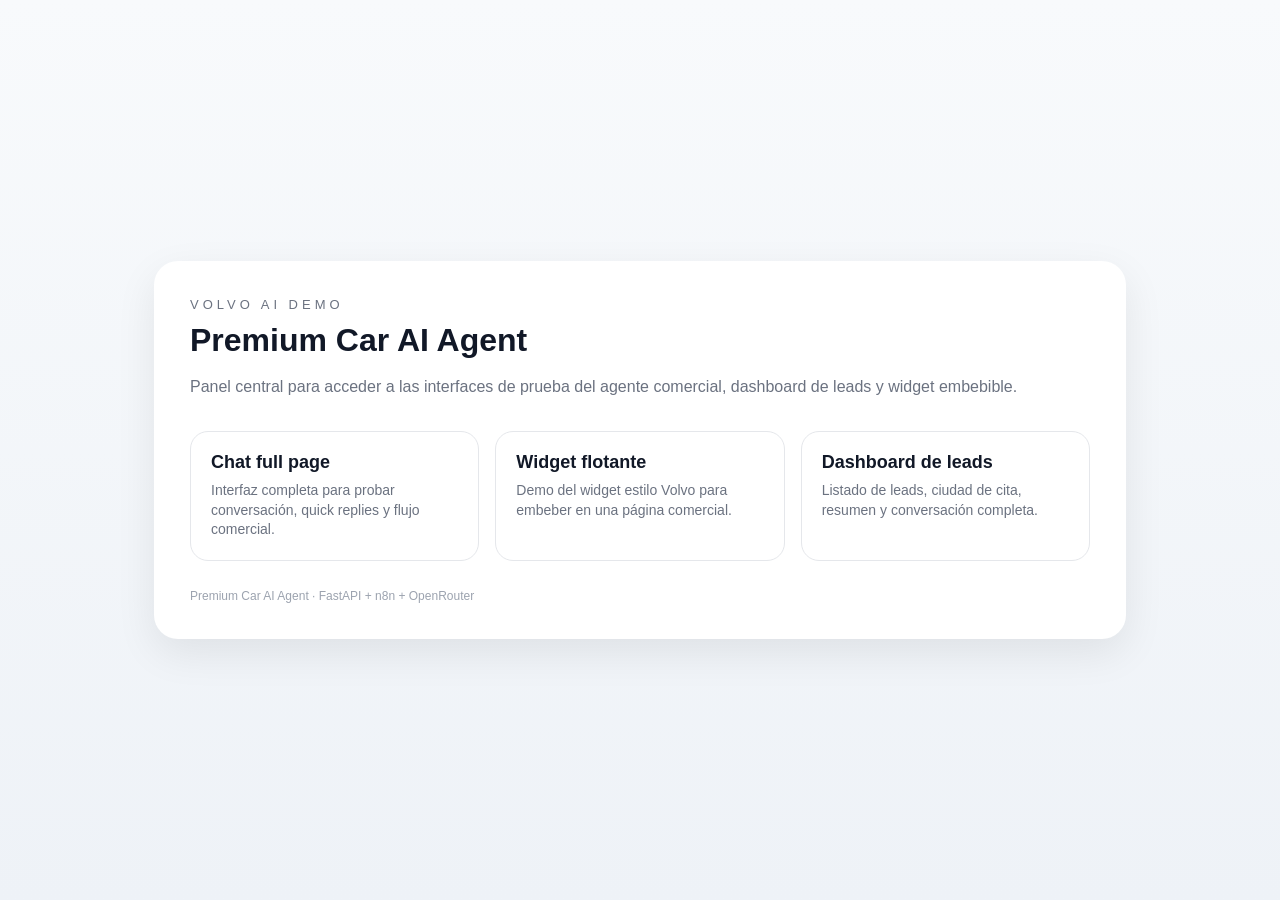
<file: templates/index.html>
<!DOCTYPE html>
<html lang="es">
<head>
  <meta charset="UTF-8" />
  <meta name="viewport" content="width=device-width, initial-scale=1.0" />
  <title>Premium Car AI Agent - Demos</title>

  <style>
    body {
      margin: 0;
      font-family: "Segoe UI", Arial, sans-serif;
      background: linear-gradient(180deg, #f8fafc, #eef2f7);
      color: #111827;
      min-height: 100vh;
      display: flex;
      align-items: center;
      justify-content: center;
    }

    .container {
      width: 90%;
      max-width: 900px;
      background: #ffffff;
      border-radius: 24px;
      padding: 36px;
      box-shadow: 0 14px 40px rgba(0,0,0,0.08);
    }

    .eyebrow {
      font-size: 13px;
      letter-spacing: 4px;
      text-transform: uppercase;
      color: #6b7280;
      margin-bottom: 10px;
    }

    h1 {
      margin: 0 0 10px;
      font-size: 32px;
      font-weight: 700;
    }

    .subtitle {
      color: #6b7280;
      margin-bottom: 32px;
      line-height: 1.5;
    }

    .grid {
      display: grid;
      grid-template-columns: repeat(auto-fit, minmax(220px, 1fr));
      gap: 16px;
    }

    .card {
      border: 1px solid #e5e7eb;
      border-radius: 18px;
      padding: 20px;
      text-decoration: none;
      color: #111827;
      background: #ffffff;
      transition: all 0.15s ease;
    }

    .card:hover {
      transform: translateY(-2px);
      box-shadow: 0 10px 24px rgba(0,0,0,0.08);
      border-color: #111827;
    }

    .card-title {
      font-size: 18px;
      font-weight: 700;
      margin-bottom: 8px;
    }

    .card-text {
      font-size: 14px;
      color: #6b7280;
      line-height: 1.4;
    }

    .footer {
      margin-top: 28px;
      font-size: 12px;
      color: #9ca3af;
    }
  </style>
</head>

<body>
  <main class="container">
    <div class="eyebrow">Volvo AI Demo</div>

    <h1>Premium Car AI Agent</h1>

    <p class="subtitle">
      Panel central para acceder a las interfaces de prueba del agente comercial,
      dashboard de leads y widget embebible.
    </p>

    <section class="grid">

      <a class="card" href="/ui/chat" target="_blank">
        <div class="card-title">Chat full page</div>
        <div class="card-text">
          Interfaz completa para probar conversación, quick replies y flujo comercial.
        </div>
      </a>

      <a class="card" href="/ui/widget" target="_blank">
        <div class="card-title">Widget flotante</div>
        <div class="card-text">
          Demo del widget estilo Volvo para embeber en una página comercial.
        </div>
      </a>

      <a class="card" href="/ui/leads" target="_blank">
        <div class="card-title">Dashboard de leads</div>
        <div class="card-text">
          Listado de leads, ciudad de cita, resumen y conversación completa.
        </div>
      </a>

    </section>

    <div class="footer">
      Premium Car AI Agent · FastAPI + n8n + OpenRouter
    </div>
  </main>
</body>
</html>
</file>
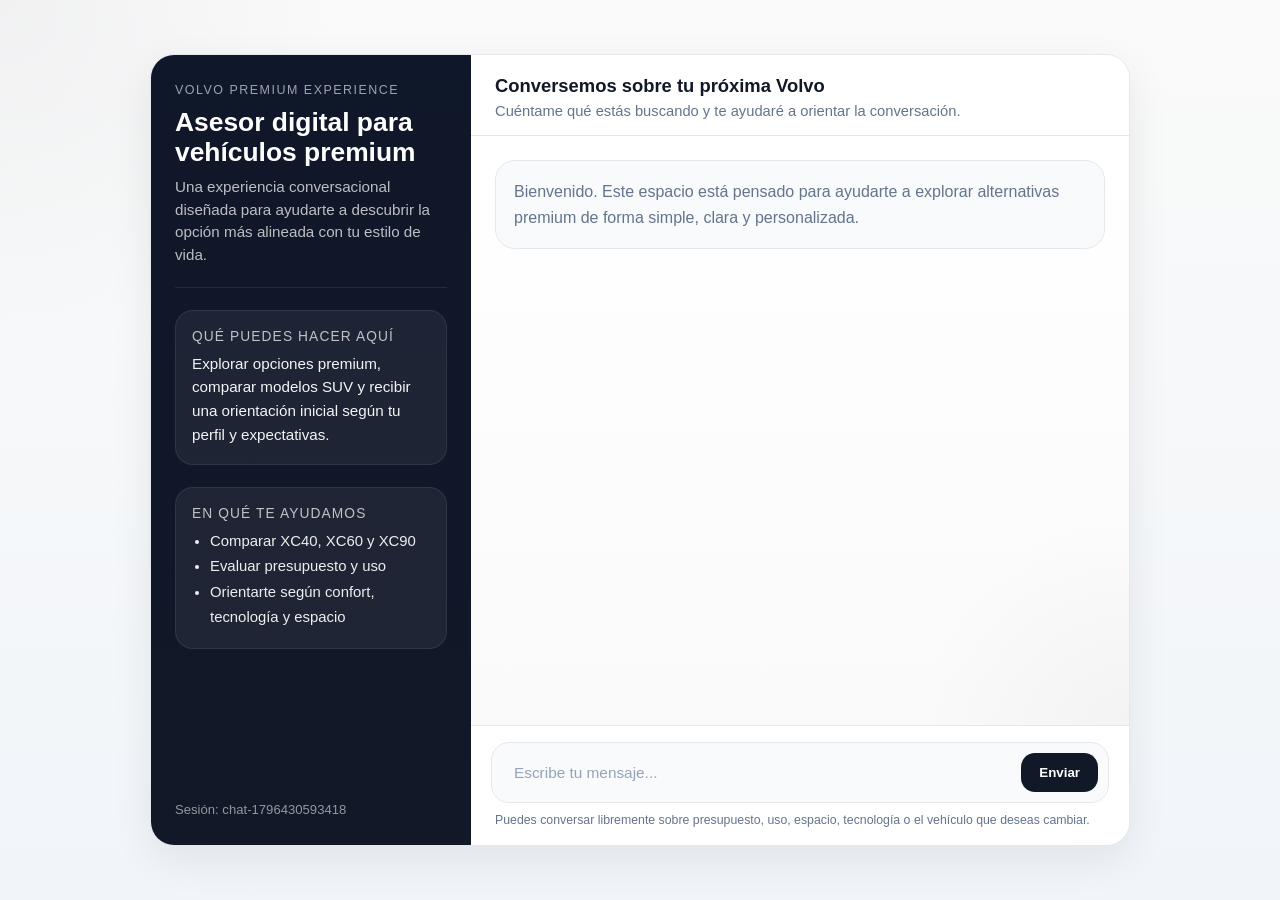
<file: chat-v2.html>
<!DOCTYPE html>
<html lang="es">
<head>
  <meta charset="UTF-8" />
  <meta name="viewport" content="width=device-width, initial-scale=1.0" />
  <title>Asesor Premium Volvo</title>
  <style>
    :root {
      --bg: #f5f6f8;
      --panel: #ffffff;
      --panel-2: #f8fafc;
      --border: #e5e7eb;
      --text: #0f172a;
      --muted: #64748b;
      --brand: #111827;
      --brand-soft: #1f2937;
      --user-bubble: #111827;
      --user-text: #ffffff;
      --agent-bubble: #f3f4f6;
      --agent-text: #111827;
      --accent: #d1d5db;
      --shadow: 0 14px 40px rgba(15, 23, 42, 0.08);
      --radius-xl: 24px;
      --radius-lg: 18px;
      --radius-md: 14px;
    }

    * {
      box-sizing: border-box;
    }

    html, body {
      margin: 0;
      padding: 0;
      font-family: "Segoe UI", Arial, sans-serif;
      background:
        radial-gradient(circle at top left, rgba(17, 24, 39, 0.04), transparent 22%),
        linear-gradient(180deg, #fafafa 0%, #f1f5f9 100%);
      color: var(--text);
      min-height: 100vh;
    }

    body {
      padding: 28px;
      display: flex;
      justify-content: center;
      align-items: center;
    }

    .app {
      width: 100%;
      max-width: 980px;
      height: 88vh;
      background: var(--panel);
      border: 1px solid var(--border);
      border-radius: var(--radius-xl);
      box-shadow: var(--shadow);
      overflow: hidden;
      display: grid;
      grid-template-columns: 320px 1fr;
    }

    .sidebar {
      background: linear-gradient(180deg, #0f172a 0%, #111827 100%);
      color: white;
      padding: 28px 24px;
      display: flex;
      flex-direction: column;
      gap: 22px;
    }

    .brand-block {
      padding-bottom: 20px;
      border-bottom: 1px solid rgba(255,255,255,0.08);
    }

    .eyebrow {
      font-size: 0.78rem;
      letter-spacing: 0.12em;
      text-transform: uppercase;
      color: rgba(255,255,255,0.6);
      margin-bottom: 10px;
    }

    .brand-title {
      font-size: 1.65rem;
      font-weight: 700;
      line-height: 1.15;
      margin: 0 0 8px 0;
    }

    .brand-subtitle {
      margin: 0;
      color: rgba(255,255,255,0.72);
      line-height: 1.5;
      font-size: 0.95rem;
    }

    .info-card {
      background: rgba(255,255,255,0.06);
      border: 1px solid rgba(255,255,255,0.08);
      border-radius: 18px;
      padding: 18px 16px;
    }

    .info-title {
      font-size: 0.86rem;
      color: rgba(255,255,255,0.72);
      margin-bottom: 8px;
      text-transform: uppercase;
      letter-spacing: 0.08em;
    }

    .info-text {
      font-size: 0.95rem;
      line-height: 1.55;
      color: rgba(255,255,255,0.95);
    }

    .info-list {
      margin: 0;
      padding-left: 18px;
      color: rgba(255,255,255,0.92);
      line-height: 1.7;
      font-size: 0.93rem;
    }

    .session {
      margin-top: auto;
      padding-top: 6px;
      font-size: 0.82rem;
      color: rgba(255,255,255,0.55);
    }

    .main {
      display: flex;
      flex-direction: column;
      min-width: 0;
      background: var(--panel);
    }

    .topbar {
      padding: 20px 24px 16px;
      border-bottom: 1px solid var(--border);
      background: rgba(255,255,255,0.92);
      backdrop-filter: blur(10px);
    }

    .topbar-title {
      margin: 0;
      font-size: 1.15rem;
      font-weight: 700;
      color: var(--brand);
    }

    .topbar-subtitle {
      margin: 6px 0 0;
      color: var(--muted);
      font-size: 0.92rem;
    }

    .chat {
      flex: 1;
      overflow-y: auto;
      padding: 24px 24px 18px;
      display: flex;
      flex-direction: column;
      gap: 16px;
      background:
        radial-gradient(circle at bottom right, rgba(17,24,39,0.03), transparent 24%),
        linear-gradient(180deg, #ffffff 0%, #fafafa 100%);
    }

    .welcome-card {
      border: 1px solid var(--border);
      background: var(--panel-2);
      border-radius: 20px;
      padding: 18px 18px;
      color: var(--muted);
      line-height: 1.6;
      max-width: 760px;
    }

    .message-row {
      display: flex;
      width: 100%;
    }

    .message-row.user {
      justify-content: flex-end;
    }

    .message-row.agent {
      justify-content: flex-start;
    }

    .message {
      max-width: 72%;
      padding: 14px 16px;
      border-radius: var(--radius-lg);
      font-size: 0.96rem;
      line-height: 1.58;
      white-space: pre-wrap;
      word-break: break-word;
    }

    .message.user {
      background: var(--user-bubble);
      color: var(--user-text);
      border-bottom-right-radius: 6px;
      box-shadow: 0 8px 18px rgba(15, 23, 42, 0.12);
    }

    .message.agent {
      background: var(--agent-bubble);
      color: var(--agent-text);
      border: 1px solid var(--border);
      border-bottom-left-radius: 6px;
    }

    .typing-row {
      display: flex;
      justify-content: flex-start;
    }

    .typing {
      display: inline-flex;
      align-items: center;
      gap: 6px;
      background: var(--agent-bubble);
      border: 1px solid var(--border);
      border-radius: 16px;
      padding: 12px 14px;
    }

    .dot {
      width: 7px;
      height: 7px;
      border-radius: 999px;
      background: #94a3b8;
      animation: blink 1.2s infinite ease-in-out;
    }

    .dot:nth-child(2) { animation-delay: 0.15s; }
    .dot:nth-child(3) { animation-delay: 0.3s; }

    @keyframes blink {
      0%, 80%, 100% { opacity: 0.35; transform: translateY(0); }
      40% { opacity: 1; transform: translateY(-2px); }
    }

    .cta-box {
      margin-top: 4px;
      border: 1px solid var(--border);
      background: #ffffff;
      border-radius: 18px;
      padding: 16px;
      max-width: 520px;
      box-shadow: 0 8px 20px rgba(15, 23, 42, 0.04);
    }

    .cta-title {
      margin: 0 0 8px 0;
      font-weight: 700;
      color: var(--brand);
    }

    .cta-text {
      margin: 0 0 14px 0;
      color: var(--muted);
      line-height: 1.5;
      font-size: 0.92rem;
    }

    .cta-actions {
      display: flex;
      gap: 10px;
      flex-wrap: wrap;
    }

    .cta-input {
      flex: 1;
      min-width: 220px;
      border: 1px solid var(--border);
      border-radius: 12px;
      padding: 12px 14px;
      font-size: 0.94rem;
      outline: none;
    }

    .cta-input:focus {
      border-color: #9ca3af;
      box-shadow: 0 0 0 3px rgba(17, 24, 39, 0.06);
    }

    .cta-button {
      border: none;
      background: var(--brand);
      color: #fff;
      border-radius: 12px;
      padding: 12px 16px;
      cursor: pointer;
      font-weight: 600;
    }

    .composer {
      padding: 16px 20px 18px;
      border-top: 1px solid var(--border);
      background: #fff;
    }

    .composer-box {
      display: flex;
      align-items: center;
      gap: 12px;
      border: 1px solid var(--border);
      background: var(--panel-2);
      border-radius: 18px;
      padding: 10px;
    }

    .composer input {
      flex: 1;
      border: none;
      background: transparent;
      outline: none;
      font-size: 0.96rem;
      padding: 10px 12px;
      color: var(--text);
    }

    .composer input::placeholder {
      color: #94a3b8;
    }

    .composer button {
      border: none;
      background: var(--brand);
      color: white;
      padding: 12px 18px;
      border-radius: 14px;
      font-weight: 600;
      cursor: pointer;
      transition: opacity 0.15s ease, transform 0.15s ease;
    }

    .composer button:hover {
      opacity: 0.94;
    }

    .composer button:active {
      transform: translateY(1px);
    }

    .composer button:disabled {
      opacity: 0.55;
      cursor: not-allowed;
    }

    .footer-note {
      margin-top: 10px;
      font-size: 0.77rem;
      color: var(--muted);
      padding-left: 4px;
    }

    @media (max-width: 920px) {
      .app {
        grid-template-columns: 1fr;
        height: 100vh;
        border-radius: 0;
      }

      .sidebar {
        display: none;
      }

      body {
        padding: 0;
      }

      .message {
        max-width: 86%;
      }
    }
  </style>
</head>
<body>
  <div class="app">
    <aside class="sidebar">
      <div class="brand-block">
        <div class="eyebrow">Volvo Premium Experience</div>
        <h1 class="brand-title">Asesor digital para vehículos premium</h1>
        <p class="brand-subtitle">
          Una experiencia conversacional diseñada para ayudarte a descubrir la opción más alineada con tu estilo de vida.
        </p>
      </div>

      <div class="info-card">
        <div class="info-title">Qué puedes hacer aquí</div>
        <div class="info-text">
          Explorar opciones premium, comparar modelos SUV y recibir una orientación inicial según tu perfil y expectativas.
        </div>
      </div>

      <div class="info-card">
        <div class="info-title">En qué te ayudamos</div>
        <ul class="info-list">
          <li>Comparar XC40, XC60 y XC90</li>
          <li>Evaluar presupuesto y uso</li>
          <li>Orientarte según confort, tecnología y espacio</li>
        </ul>
      </div>

      <div class="session" id="sessionBadge"></div>
    </aside>

    <main class="main">
      <div class="topbar">
        <h2 class="topbar-title">Conversemos sobre tu próxima Volvo</h2>
        <p class="topbar-subtitle">
          Cuéntame qué estás buscando y te ayudaré a orientar la conversación.
        </p>
      </div>

      <div id="chat" class="chat">
        <div class="welcome-card">
          Bienvenido. Este espacio está pensado para ayudarte a explorar alternativas premium de forma simple,
          clara y personalizada.
        </div>
      </div>

      <div class="composer">
        <div class="composer-box">
          <input id="input" type="text" placeholder="Escribe tu mensaje..." autocomplete="off" />
          <button id="sendButton" onclick="sendMessage()">Enviar</button>
        </div>
        <div class="footer-note">
          Puedes conversar libremente sobre presupuesto, uso, espacio, tecnología o el vehículo que deseas cambiar.
        </div>
      </div>
    </main>
  </div>

  <script>
    const urlParams = new URLSearchParams(window.location.search);
    const sessionId = urlParams.get("session") || "chat-" + Date.now();

    const chat = document.getElementById("chat");
    const input = document.getElementById("input");
    const sendButton = document.getElementById("sendButton");
    const sessionBadge = document.getElementById("sessionBadge");

    sessionBadge.textContent = "Sesión: " + sessionId;

    function escapeHtml(text) {
      const div = document.createElement("div");
      div.textContent = text;
      return div.innerHTML;
    }

    function addMessage(role, text) {
      const row = document.createElement("div");
      row.className = `message-row ${role}`;

      const bubble = document.createElement("div");
      bubble.className = `message ${role}`;
      bubble.innerHTML = escapeHtml(text);

      row.appendChild(bubble);
      chat.appendChild(row);
      chat.scrollTop = chat.scrollHeight;
    }

    function addTypingIndicator() {
      const row = document.createElement("div");
      row.className = "typing-row";
      row.id = "typingRow";

      const typing = document.createElement("div");
      typing.className = "typing";
      typing.innerHTML = `
        <span class="dot"></span>
        <span class="dot"></span>
        <span class="dot"></span>
      `;

      row.appendChild(typing);
      chat.appendChild(row);
      chat.scrollTop = chat.scrollHeight;
    }

    function removeTypingIndicator() {
      const typingRow = document.getElementById("typingRow");
      if (typingRow) typingRow.remove();
    }

    function removeExistingCTA() {
      const existing = document.getElementById("contactCta");
      if (existing) existing.remove();
    }

    function showContactCTA() {
      removeExistingCTA();

      const wrapper = document.createElement("div");
      wrapper.className = "message-row agent";
      wrapper.id = "contactCta";

      wrapper.innerHTML = `
        <div class="cta-box">
          <p class="cta-title">Continuemos con una orientación más concreta</p>
          <p class="cta-text">
            Si deseas, puedes compartir tu número de contacto y continuar con alternativas más alineadas a tu perfil.
          </p>
          <div class="cta-actions">
            <input id="phoneInput" class="cta-input" type="text" placeholder="Tu número de contacto" />
            <button class="cta-button" onclick="sendPhone()">Enviar</button>
          </div>
        </div>
      `;

      chat.appendChild(wrapper);
      chat.scrollTop = chat.scrollHeight;
    }

    async function sendMessage() {
      const message = input.value.trim();
      if (!message) return;

      removeExistingCTA();
      addMessage("user", message);

      input.value = "";
      input.focus();
      sendButton.disabled = true;
      addTypingIndicator();

      try {
        const res = await fetch("http://localhost:5678/webhook-test/premium-car-agent", {
          method: "POST",
          headers: {
            "Content-Type": "application/json"
          },
          body: JSON.stringify({
            session_id: sessionId,
            message: message
          })
        });

        const data = await res.json();
        removeTypingIndicator();

        addMessage("agent", data.reply || "No se recibió respuesta del asistente.");

        if (data.stage === "contact_request") {
          showContactCTA();
        }
      } catch (error) {
        removeTypingIndicator();
        addMessage(
          "agent",
          "Ocurrió un inconveniente al procesar tu mensaje. Verifica que el flujo esté activo en n8n."
        );
        console.error(error);
      } finally {
        sendButton.disabled = false;
        input.focus();
      }
    }

    async function sendPhone() {
      const phoneInput = document.getElementById("phoneInput");
      if (!phoneInput) return;

      const phone = phoneInput.value.trim();
      if (!phone) return;

      input.value = `Mi número es ${phone}`;
      await sendMessage();
    }

    input.addEventListener("keypress", function (e) {
      if (e.key === "Enter") {
        sendMessage();
      }
    });
  </script>
</body>
</html>
</file>
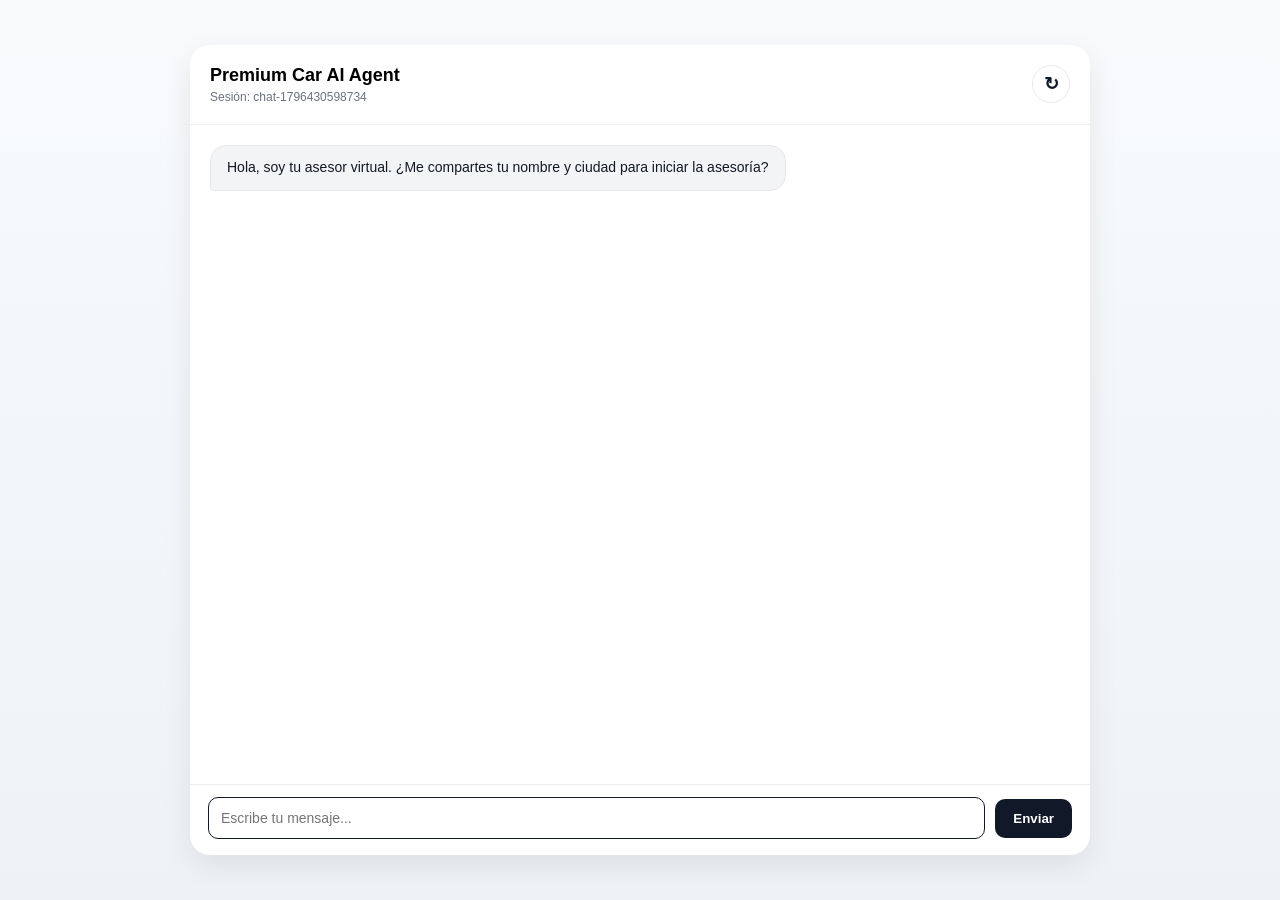
<file: templates/chat.html>
<!DOCTYPE html>
<html lang="es">
<head>
  <meta charset="UTF-8" />
  <meta name="viewport" content="width=device-width, initial-scale=1.0"/>
  <title>Premium Car AI Agent</title>

  <style>
    body {
      margin: 0;
      font-family: "Segoe UI", Arial, sans-serif;
      background: linear-gradient(180deg,#f8fafc,#eef2f7);
      display: flex;
      justify-content: center;
      align-items: center;
      height: 100vh;
    }

    .app {
      width: 90%;
      max-width: 900px;
      height: 90vh;
      background: white;
      border-radius: 20px;
      display: flex;
      flex-direction: column;
      box-shadow: 0 10px 30px rgba(0,0,0,0.08);
      overflow: hidden;
    }

    .header {
      padding: 20px;
      border-bottom: 1px solid #eee;
      display: flex;
      justify-content: space-between;
      align-items: flex-start;
      gap: 16px;
    }

    .title {
      font-weight: bold;
      font-size: 18px;
    }

    #sessionBadge {
      margin-top: 4px;
      font-size: 12px;
      color: #6b7280;
    }

    .header-actions {
      display: flex;
      gap: 8px;
      align-items: center;
    }

    .reset-button {
      background: #ffffff;
      color: #111827;
      border: 1px solid #e5e7eb;
      width: 38px;
      height: 38px;
      border-radius: 999px;
      padding: 0;
      font-size: 18px;
      line-height: 1;
    }

    .reset-button:hover {
      background: #f9fafb;
    }

    .chat {
      flex: 1;
      overflow-y: auto;
      padding: 20px;
      display: flex;
      flex-direction: column;
      gap: 12px;
    }

    .message-row {
      display: flex;
    }

    .message-row.user {
      justify-content: flex-end;
    }

    .message-row.agent {
      justify-content: flex-start;
    }

    .message {
      max-width: 70%;
      padding: 12px 16px;
      border-radius: 16px;
      font-size: 14px;
      line-height: 1.4;
      white-space: pre-wrap;
    }

    .message.user {
      background: #111827;
      color: white;
      border-bottom-right-radius: 4px;
    }

    .message.agent {
      background: #f3f4f6;
      color: #111827;
      border: 1px solid #e5e7eb;
      border-bottom-left-radius: 4px;
    }

    .composer {
      border-top: 1px solid #eee;
      padding: 12px 18px 16px;
      display: flex;
      gap: 10px;
      align-items: center;
      width: 100%;
      box-sizing: border-box;
    }

    .composer input {
      flex: 1 1 auto;
      min-width: 0;
      width: 100%;
      padding: 12px;
      border-radius: 10px;
      border: 1px solid #ddd;
      font-size: 14px;
      outline: none;
      box-sizing: border-box;
    }

    .composer input:focus {
      border-color: #111827;
    }
    .composer button {
      flex: 0 0 auto;
    }    
    
    button {
      background: #111827;
      color: white;
      border: none;
      padding: 12px 18px;
      border-radius: 10px;
      cursor: pointer;
      font-weight: 600;
    }

    button:disabled {
      opacity: 0.6;
      cursor: not-allowed;
    }

    .typing {
      padding: 10px 14px;
      border-radius: 14px;
      background: #f3f4f6;
      border: 1px solid #e5e7eb;
      font-size: 13px;
      color: #6b7280;
    }
    .quick-replies {
      border-top: 1px solid #eee;
      padding: 10px 18px 4px;
      display: none;
      flex-wrap: wrap;
      gap: 8px;
      background: #ffffff;
      box-sizing: border-box;
    }

    .quick-reply {
      background: #ffffff;
      color: #111827;
      border: 1px solid #d1d5db;
      padding: 8px 12px;
      border-radius: 999px;
      cursor: pointer;
      font-size: 13px;
      font-weight: 600;
      transition: all 0.15s ease;
    }

    .quick-reply:hover {
      background: #111827;
      color: #ffffff;
      border-color: #111827;
    }

  </style>
</head>

<body>

<div class="app">
  <div class="header">
    <div>
      <div class="title">Premium Car AI Agent</div>
      <div id="sessionBadge"></div>
    </div>

    <div class="header-actions">
      <button id="resetButton" class="reset-button" title="Nueva consulta" aria-label="Nueva consulta">↻</button>
    </div>
  </div>

 <div id="chat" class="chat"></div>

<div id="quickReplies" class="quick-replies"></div>

<div class="composer">
  <input id="input" placeholder="Escribe tu mensaje..." autocomplete="off">
  <button id="sendButton">Enviar</button>
</div>

<script>
/*
  Chat de prueba conectado a n8n.

  Producción local:
    http://localhost:5678/webhook/premium-car-agent

  Test webhook:
    http://localhost:5678/webhook-test/premium-car-agent
*/
const IS_LOCAL =
  window.location.hostname === "localhost" ||
  window.location.hostname === "127.0.0.1";

const WEBHOOK_URL =
  localStorage.getItem("premiumCarWebhookUrl") ||
  (IS_LOCAL
    ? "http://localhost:5678/webhook/premium-car-agent"
    : "/webhook/premium-car-agent");

const STORAGE_KEYS = {
  sessionId: "premiumCarSessionId",
  messages: "premiumCarMessages",
  leadState: "premiumCarLeadState",
  conversationHistory: "premiumCarConversationHistory"
};

const chat = document.getElementById("chat");
const input = document.getElementById("input");
const sendButton = document.getElementById("sendButton");
const resetButton = document.getElementById("resetButton");
const sessionBadge = document.getElementById("sessionBadge");
const quickReplies = document.getElementById("quickReplies");

const state = {
  sessionId: getOrCreateSessionId(),
  messages: getStoredArray(STORAGE_KEYS.messages),
  conversationHistory: getStoredArray(STORAGE_KEYS.conversationHistory),
  leadState: getStoredObject(STORAGE_KEYS.leadState)
};

function updateSessionBadge() {
  sessionBadge.innerText = "Sesión: " + state.sessionId;
}

function getOrCreateSessionId() {
  let sessionId = localStorage.getItem(STORAGE_KEYS.sessionId);

  if (!sessionId) {
    sessionId = "chat-" + Date.now();
    localStorage.setItem(STORAGE_KEYS.sessionId, sessionId);
  }

  return sessionId;
}

function getStoredArray(key) {
  try {
    return JSON.parse(localStorage.getItem(key)) || [];
  } catch {
    return [];
  }
}

function getStoredObject(key) {
  try {
    return JSON.parse(localStorage.getItem(key)) || {};
  } catch {
    return {};
  }
}

function persistState() {
  localStorage.setItem(STORAGE_KEYS.sessionId, state.sessionId);
  localStorage.setItem(STORAGE_KEYS.messages, JSON.stringify(state.messages.slice(-60)));
  localStorage.setItem(STORAGE_KEYS.conversationHistory, JSON.stringify(state.conversationHistory.slice(-12)));
  localStorage.setItem(STORAGE_KEYS.leadState, JSON.stringify(state.leadState || {}));
}

function addMessage(role, text, persist = true) {
  const row = document.createElement("div");
  row.className = "message-row " + role;

  const bubble = document.createElement("div");
  bubble.className = "message " + role;
  bubble.innerText = text;

  row.appendChild(bubble);
  chat.appendChild(row);
  chat.scrollTop = chat.scrollHeight;

  if (persist && text !== "Escribiendo...") {
    state.messages.push({ role, text });

    const historyRole = role === "agent" ? "assistant" : "user";
    state.conversationHistory.push({
      role: historyRole,
      content: text
    });

    state.messages = state.messages.slice(-60);
    state.conversationHistory = state.conversationHistory.slice(-12);
    persistState();
  }
}

function restoreMessages() {
  chat.innerHTML = "";

  if (state.messages.length === 0) {
    addMessage("agent", "Hola, soy tu asesor virtual. ¿Me compartes tu nombre y ciudad para iniciar la asesoría?");
    return;
  }

  state.messages.forEach((item) => {
    addMessage(item.role, item.text, false);
  });

  chat.scrollTop = chat.scrollHeight;
}

function addTyping() {
  removeTyping();

  const row = document.createElement("div");
  row.className = "message-row agent";
  row.id = "typing";

  const bubble = document.createElement("div");
  bubble.className = "typing";
  bubble.innerText = "Escribiendo...";

  row.appendChild(bubble);
  chat.appendChild(row);
  chat.scrollTop = chat.scrollHeight;
}

function removeTyping() {
  const typing = document.getElementById("typing");
  if (typing) typing.remove();
}

function getAgentReply(data) {
  return (
    data.assistant_reply ||
    data.reply ||
    data.message ||
    data.response ||
    data.output ||
    data.json?.assistant_reply ||
    data.json?.reply ||
    data.body?.assistant_reply ||
    data.body?.reply ||
    "Sin respuesta del agente."
  );
}

function getUpdatedLeadState(data) {
  return (
    data.updated_lead_state ||
    data.lead_state ||
    data.json?.updated_lead_state ||
    data.body?.updated_lead_state ||
    {}
  );
}

function getQuickReplies(data) {
  const replies =
    data.quick_replies ||
    data.quickReplies ||
    data.json?.quick_replies ||
    data.json?.quickReplies ||
    data.body?.quick_replies ||
    data.body?.quickReplies ||
    [];

  if (!Array.isArray(replies)) {
    return [];
  }

  return replies
    .map(reply => String(reply || "").trim())
    .filter(reply => reply)
    .slice(0, 12);
}

function renderQuickReplies(replies) {
  quickReplies.innerHTML = "";

  if (!Array.isArray(replies) || replies.length === 0) {
    quickReplies.style.display = "none";
    return;
  }

  replies.forEach(reply => {
    const button = document.createElement("button");
    button.type = "button";
    button.className = "quick-reply";
    button.innerText = reply;

    button.addEventListener("click", () => {
      quickReplies.innerHTML = "";
      quickReplies.style.display = "none";

      input.value = reply;
      sendMessage();
    });

    quickReplies.appendChild(button);
  });

  quickReplies.style.display = "flex";
}


function mergeLeadState(updatedLeadState) {
  if (!updatedLeadState || typeof updatedLeadState !== "object") {
    return;
  }

  state.leadState = {
    ...state.leadState,
    ...updatedLeadState
  };

  persistState();
}

async function sendMessage() {
  const message = input.value.trim();
  if (!message || sendButton.disabled) return;

  renderQuickReplies([]);

  addMessage("user", message);
  input.value = "";
  sendButton.disabled = true;
  addTyping();

  try {
    const payload = {
      session_id: state.sessionId,
      message: message,

      // -----------------------------
      // Estado acumulado enviado al backend
      // -----------------------------
      // Esto evita que el agente olvide nombre, ciudad, presupuesto,
      // modelo de interés y demás datos capturados en turnos previos.
      lead_state: state.leadState || {},
      conversation_history: state.conversationHistory.slice(-8),
      catalog_context: "",
      metadata: {
        source: "chat-html",
        mode: "full-page-test-chat"
      }
    };

    const res = await fetch(WEBHOOK_URL, {
      method: "POST",
      headers: {
        "Content-Type": "application/json"
      },
      body: JSON.stringify(payload)
    });

    const text = await res.text();

    if (!res.ok) {
      throw new Error("HTTP " + res.status + ": " + text);
    }

    if (!text) {
      throw new Error("Respuesta vacía desde n8n.");
    }

    let data;
    try {
      data = JSON.parse(text);
    } catch (parseError) {
      throw new Error("La respuesta no es JSON válido: " + text);
    }

    removeTyping();

    mergeLeadState(getUpdatedLeadState(data));

    const reply = getAgentReply(data);
    addMessage("agent", reply);

    renderQuickReplies(getQuickReplies(data));

  } catch (err) {
    removeTyping();
    console.error("Chat error:", err);

    addMessage(
      "agent",
      "Estoy teniendo un problema técnico. Intenta nuevamente en unos segundos."
    );
  } finally {
    sendButton.disabled = false;
    input.focus();
  }
}

function resetConversation() {
  localStorage.removeItem(STORAGE_KEYS.sessionId);
  localStorage.removeItem(STORAGE_KEYS.messages);
  localStorage.removeItem(STORAGE_KEYS.leadState);
  localStorage.removeItem(STORAGE_KEYS.conversationHistory);

  state.sessionId = "chat-" + Date.now();
  state.messages = [];
  state.conversationHistory = [];
  state.leadState = {};

  localStorage.setItem(STORAGE_KEYS.sessionId, state.sessionId);

  chat.innerHTML = "";
  renderQuickReplies([]);
  updateSessionBadge();
  addMessage("agent", "Hola, soy tu asesor virtual, bienvenido a Volvo. ¿En qué puedo ayudarte hoy?");
  input.focus();
}

sendButton.addEventListener("click", sendMessage);

resetButton.addEventListener("click", resetConversation);

input.addEventListener("keydown", function(e) {
  if (e.key === "Enter") {
    e.preventDefault();
    sendMessage();
  }
});

updateSessionBadge();
restoreMessages();
input.focus();
</script>

</body>
</html>
</file>
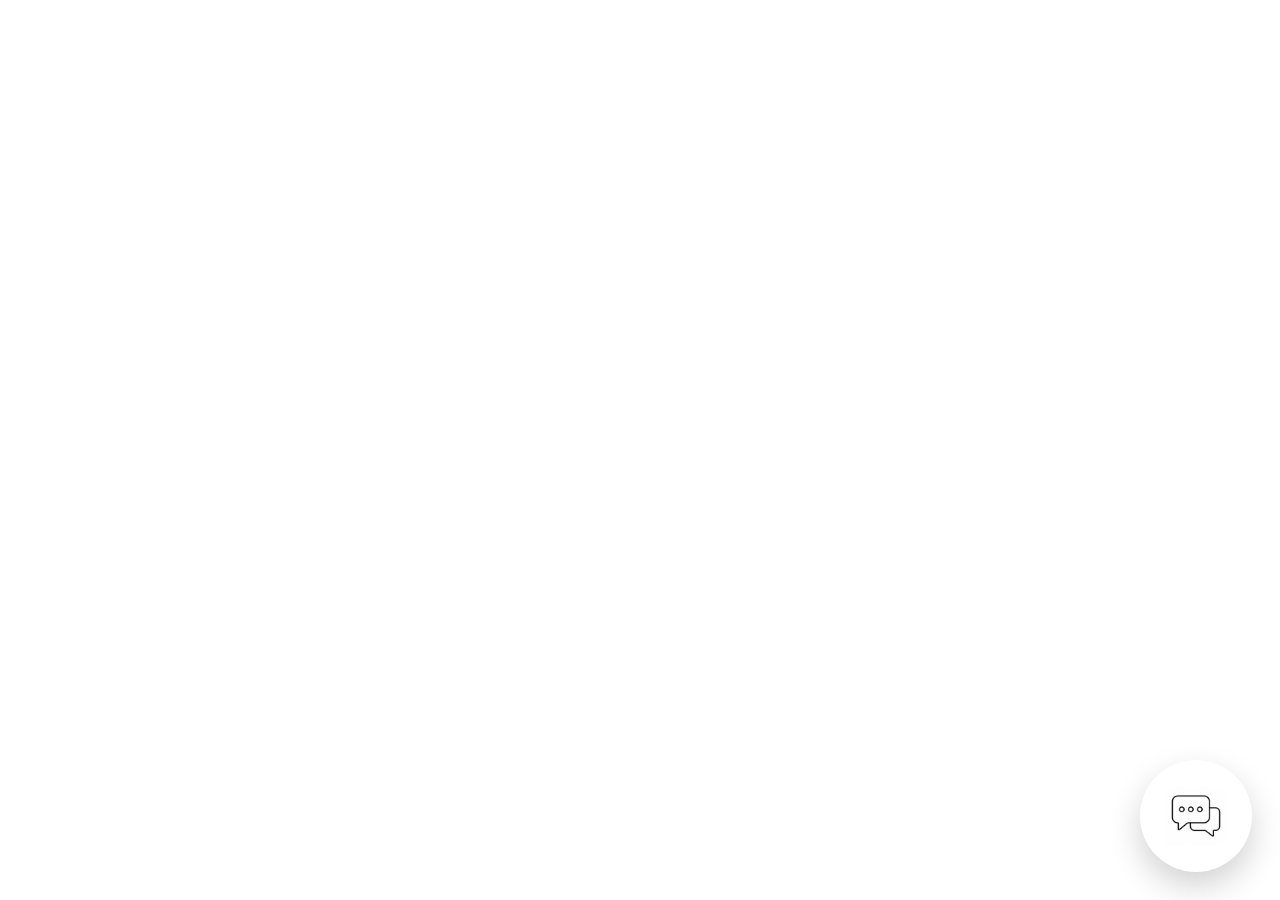
<file: templates/widgetVolvo copy.html>
<!DOCTYPE html>
<html lang="es">
<head>
  <meta charset="UTF-8" />
  <meta name="viewport" content="width=device-width, initial-scale=1.0" />
  <title>Widget Volvo Colombia</title>

  <style>
    :root {
      --bg: #ffffff;
      --text: #111111;
      --muted: #6f6f6f;
      --line: #e8e8e8;
      --soft: #f7f7f7;
      --shadow: 0 14px 32px rgba(0,0,0,0.18);
    }

    * {
      box-sizing: border-box;
    }

    html, body {
      margin: 0;
      width: 100%;
      height: 100%;
      background: var(--bg);
      font-family: Arial, Helvetica, sans-serif;
      color: var(--text);
    }

    body {
      overflow: hidden;
    }

    .chat-launcher {
      position: fixed;
      right: 28px;
      bottom: 28px;
      width: 112px;
      height: 112px;
      border-radius: 50%;
      border: none;
      background: #ffffff;
      box-shadow: var(--shadow);
      display: flex;
      align-items: center;
      justify-content: center;
      cursor: pointer;
      z-index: 9999;
      transition: transform 0.18s ease, box-shadow 0.18s ease;
      padding: 0;
    }

    .chat-launcher:hover {
      transform: translateY(-2px);
      box-shadow: 0 18px 36px rgba(0,0,0,0.22);
    }

    .chat-launcher img {
      width: 60px;
      height: 60px;
      object-fit: contain;
      display: block;
    }

    .chat-window {
      position: fixed;
      right: 28px;
      bottom: 156px;
      width: 590px;
      max-width: calc(100vw - 32px);
      height: 620px;
      max-height: calc(100vh - 180px);
      background: #ffffff;
      border: 1px solid var(--line);
      border-radius: 24px;
      overflow: hidden;
      display: none;
      flex-direction: column;
      box-shadow: 0 28px 60px rgba(0,0,0,0.20);
      z-index: 9998;
    }

    .chat-window.open {
      display: flex;
    }

    .chat-header {
      display: flex;
      align-items: flex-start;
      justify-content: space-between;
      gap: 16px;
      padding: 18px 18px 14px;
      border-bottom: 1px solid var(--line);
      background: #ffffff;
    }

    .chat-brand {
      font-size: 13px;
      letter-spacing: 7px;
      margin-bottom: 8px;
    }

    .chat-title {
      font-size: 20px;
      font-weight: 400;
      line-height: 1.25;
      margin-bottom: 4px;
    }

    .chat-subtitle {
      font-size: 13px;
      color: var(--muted);
      line-height: 1.45;
    }

    .chat-close {
      flex: 0 0 auto;
      width: 36px;
      height: 36px;
      border-radius: 50%;
      border: 1px solid var(--line);
      background: #ffffff;
      color: #111111;
      cursor: pointer;
      font-size: 18px;
      line-height: 1;
      display: flex;
      align-items: center;
      justify-content: center;
      padding: 0;
    }

    .chat-close:hover {
      background: #fafafa;
    }

    .chat-actions {
      flex: 0 0 auto;
      display: flex;
      align-items: center;
      gap: 8px;
    }

    .chat-reset {
      flex: 0 0 auto;
      width: 36px;
      height: 36px;
      border-radius: 50%;
      border: 1px solid var(--line);
      background: #ffffff;
      color: #111111;
      cursor: pointer;
      font-size: 16px;
      line-height: 1;
      display: flex;
      align-items: center;
      justify-content: center;
      padding: 0;
    }

    .chat-reset:hover {
      background: #fafafa;
    }

    .chat-messages {
      flex: 1;
      overflow-y: auto;
      padding: 18px;
      background: #fcfcfc;
    }

    .message {
      max-width: 84%;
      margin-bottom: 12px;
      padding: 13px 14px;
      border-radius: 18px;
      font-size: 14px;
      line-height: 1.5;
      white-space: pre-wrap;
      word-wrap: break-word;
    }

    .message.bot {
      background: #f6f6f6;
      border: 1px solid #ededed;
      color: var(--text);
      border-top-left-radius: 6px;
    }

    .message.user {
      margin-left: auto;
      background: #97bbe969;
      color: #0e0d0d;
      border-top-right-radius: 6px;
    }

    .message.system {
      max-width: 100%;
      background: #fff7f5;
      border: 1px solid #efc7bb;
      color: #8a3d2e;
      font-size: 13px;
    }

    .quick-replies {
      padding: 12px 14px 8px;
      border-top: 1px solid var(--line);
      background: #ffffff;
      display: flex;
      gap: 8px;
      overflow-x: auto;
      scrollbar-width: thin;
    }

    .quick-reply {
      flex: 0 0 auto;
      border: 1px solid #dcdcdc;
      background: #ffffff;
      color: #111111;
      border-radius: 999px;
      padding: 10px 13px;
      cursor: pointer;
      font-size: 13px;
      white-space: nowrap;
      transition: background 0.18s ease, border-color 0.18s ease;
    }

    .quick-reply:hover {
      background: #f6f6f6;
      border-color: #bdbdbd;
    }

    .quick-reply.primary {
      background: #111111;
      color: #ffffff;
      border-color: #111111;
      font-weight: 700;
    }

    .chat-form {
      display: flex;
      gap: 10px;
      padding: 10px 14px 14px;
      background: #ffffff;
    }

    .chat-form input {
      flex: 1;
      border: 1px solid #d9d9d9;
      border-radius: 999px;
      padding: 14px 16px;
      font-size: 14px;
      outline: none;
    }

    .chat-form input:focus {
      border-color: #b9b9b9;
    }

    .chat-form button {
      width: 92px;
      border: none;
      border-radius: 999px;
      background: #000000;
      color: #ffffff;
      font-size: 14px;
      font-weight: 700;
      cursor: pointer;
      padding: 14px 16px;
    }

    .chat-form button:hover {
      opacity: 0.92;
    }

    @media (max-width: 640px) {
      .chat-launcher {
        right: 16px;
        bottom: 16px;
        width: 96px;
        height: 96px;
      }

      .chat-launcher img {
        width: 52px;
        height: 52px;
      }

      .chat-window {
        right: 16px;
        bottom: 126px;
        width: calc(100vw - 32px);
        height: 540px;
        max-height: calc(100vh - 150px);
      }
    }
  </style>
</head>

<body>
  <button class="chat-launcher" id="chatLauncher" title="Abrir chat" aria-label="Abrir chat">
    <img id="chatIcon" src="[data-uri]" alt="Ícono de chat" />
  </button>

  <section class="chat-window" id="chatWindow" aria-label="Ventana de chat">
    <div class="chat-header">
      <div>
        <div class="chat-brand">VOLVO</div>
        <div class="chat-title">Asesor virtual</div>
        <div class="chat-subtitle">Puedes escribir libremente o usar una opción rápida.</div>
      </div>
      <div class="chat-actions">
        <button class="chat-reset" id="chatReset" type="button" title="Nueva consulta" aria-label="Nueva consulta">↻</button>
        <button class="chat-close" id="chatClose" type="button" aria-label="Cerrar chat">×</button>
      </div>
    </div>

    <div class="chat-messages" id="chatMessages"></div>

    <div class="quick-replies" id="quickReplies"></div>

    <form class="chat-form" id="chatForm">
      <input
        id="chatInput"
        type="text"
        placeholder="Escribe tu mensaje..."
        autocomplete="off"
      />
      <button type="submit">Enviar</button>
    </form>
  </section>

  <script>
    /*
      Configuración n8n

      Producción local:
        http://localhost:5678/webhook/premium-car-agent

      Test webhook:
        http://localhost:5678/webhook-test/premium-car-agent

      Si publicas este HTML en una web externa, cambia localhost por la URL pública de n8n.
      También puedes sobrescribirla desde consola:
        localStorage.setItem("n8nWebhookUrl", "https://tu-dominio.com/webhook/volvo-chat")
    */
    const DEFAULT_WEBHOOK = "http://localhost:5678/webhook/premium-car-agent";
    const ROUTE = "general";
    const LOAD_PREVIOUS_SESSION = false;

    const state = {
      webhookUrl: localStorage.getItem("n8nWebhookUrl") || DEFAULT_WEBHOOK,
      sessionId: getOrCreateSessionId(),
      hasLoadedSession: false,
      step: localStorage.getItem("volvoWidgetStep") || "start",
      messages: getStoredMessages(),
      isOpen: localStorage.getItem("volvoWidgetOpen") === "true"
    };

    const predefinedReplies = {
      start: [
        { label: "SUV eléctrico", value: "Estoy buscando un SUV eléctrico", next: "interest" },
        { label: "Híbrido enchufable", value: "Quiero un híbrido enchufable", next: "interest" },
        { label: "Comparar modelos", value: "Quiero comparar modelos Volvo", next: "interest" },
        { label: "Hablar con asesor", value: "Deseo hablar con un asesor", next: "contact", primary: true }
      ],
      interest: [
        { label: "Ciudad", value: "Uso principalmente en ciudad", next: "budget" },
        { label: "Familia y viajes", value: "Uso familiar y viajes", next: "budget" },
        { label: "Tecnología y seguridad", value: "Busco tecnología y seguridad", next: "budget" },
        { label: "Inicio", value: "Volver al inicio", next: "start" }
      ],
      budget: [
        { label: "Hasta $250M", value: "Presupuesto hasta $250 millones COP", next: "timeframe" },
        { label: "$250M - $350M", value: "Presupuesto entre $250 y $350 millones COP", next: "timeframe" },
        { label: "Más de $350M", value: "Presupuesto superior a $350 millones COP", next: "timeframe" },
        { label: "No definido", value: "Aún no tengo presupuesto definido", next: "timeframe" }
      ],
      timeframe: [
        { label: "Inmediata", value: "Compra inmediata", next: "contact" },
        { label: "1 a 3 meses", value: "Compra en 1 a 3 meses", next: "contact" },
        { label: "Explorando", value: "Solo estoy explorando", next: "contact" },
        { label: "Inicio", value: "Volver al inicio", next: "start" }
      ],
      contact: [
        { label: "Dejar mis datos", value: "Quiero dejar mis datos", next: "end", primary: true },
        { label: "Agendar asesor", value: "Agendar contacto con asesor", next: "end", primary: true },
        { label: "Inicio", value: "Volver al inicio", next: "start" }
      ],
      end: [
        { label: "Nueva consulta", value: "Iniciar otra consulta", next: "start" }
      ]
    };

    const stepIntro = {
      start: "Hola. Soy tu asesor virtual. ¿Qué estás buscando?",
      interest: "Perfecto. También puedes contarme un poco más o elegir una de estas opciones.",
      budget: "Entendido. ¿Cuál es tu presupuesto aproximado?",
      timeframe: "Gracias. ¿En qué plazo estás pensando comprar?",
      contact: "Con esta información ya podemos orientar mejor la asesoría.",
      end: "Gracias. Un asesor podrá continuar con tu solicitud."
    };

    const chatLauncher = document.getElementById("chatLauncher");
    const chatWindow = document.getElementById("chatWindow");
    const chatClose = document.getElementById("chatClose");
    const chatReset = document.getElementById("chatReset");
    const chatMessages = document.getElementById("chatMessages");
    const quickReplies = document.getElementById("quickReplies");
    const chatForm = document.getElementById("chatForm");
    const chatInput = document.getElementById("chatInput");

    chatLauncher.addEventListener("click", async () => {
      if (chatWindow.classList.contains("open")) {
        closeChat();
      } else {
        await openChat();
      }
    });

    chatClose.addEventListener("click", () => {
      closeChat();
    });

    chatReset.addEventListener("click", () => {
      resetConversation();
    });

    window.addEventListener("load", async () => {
      if (state.isOpen) {
        await openChat();
      }
    });

    async function openChat() {
      chatWindow.classList.add("open");
      state.isOpen = true;
      localStorage.setItem("volvoWidgetOpen", "true");

      if (!state.hasLoadedSession) {
        state.hasLoadedSession = true;

        if (state.messages.length > 0) {
          restoreMessages();
        } else {
          addMessage("bot", stepIntro.start);
        }

        renderQuickReplies(state.step);

        if (LOAD_PREVIOUS_SESSION) {
          await loadPreviousSession();
        }
      }

      setTimeout(() => chatInput.focus(), 50);
    }

    function closeChat() {
      chatWindow.classList.remove("open");
      state.isOpen = false;
      localStorage.setItem("volvoWidgetOpen", "false");
    }

    function keepChatOpen() {
      chatWindow.classList.add("open");
      state.isOpen = true;
      localStorage.setItem("volvoWidgetOpen", "true");
    }

    chatForm.addEventListener("submit", async (event) => {
      event.preventDefault();

      const text = chatInput.value.trim();
      if (!text) return;

      addMessage("user", text);
      chatInput.value = "";

      await sendMessage(text, state.step, "free_text");
      keepChatOpen();
    });

    function renderQuickReplies(step) {
      quickReplies.innerHTML = "";

      const replies = predefinedReplies[step] || predefinedReplies.start;

      replies.forEach(reply => {
        const button = document.createElement("button");
        button.type = "button";
        button.className = "quick-reply" + (reply.primary ? " primary" : "");
        button.textContent = reply.label;

        button.addEventListener("click", async () => {
          // -----------------------------
          // Reset antes de pintar el mensaje
          // -----------------------------
          // Si el usuario selecciona "Nueva consulta", no enviamos nada a n8n
          // y limpiamos la conversación antes de agregar cualquier burbuja.
          if (
            reply.value === "Iniciar otra consulta" ||
            reply.label === "Nueva consulta"
          ) {
            resetConversation();
            return;
          }

          addMessage("user", reply.label);

          const previousStep = state.step;
          state.step = reply.next;
          localStorage.setItem("volvoWidgetStep", state.step);

          const output = await sendMessage(reply.value, reply.next, "quick_reply", {
            previousStep,
            selectedLabel: reply.label
          });

          if (!output && stepIntro[reply.next]) {
            addMessage("bot", stepIntro[reply.next]);
          }

          renderQuickReplies(reply.next);
          keepChatOpen();
        });

        quickReplies.appendChild(button);
      });
    }

    async function loadPreviousSession() {
      const payload = {
        action: "loadPreviousSession",
        sessionId: state.sessionId,
        route: ROUTE,
        chatInput: "",
        metadata: {
          userId: "",
          mode: "hybrid_input_and_quick_replies"
        }
      };

      try {
        const data = await postToN8n(payload);
        const output = extractOutput(data);

        if (output) {
          addMessage("bot", output);
        }

        keepChatOpen();
        return output;
      } catch (error) {
        // En modo demo, no bloqueamos la experiencia si no hay conexión.
        return "";
      }
    }

    async function sendMessage(text, nextStep, inputType, extraMetadata = {}) {
      const currentStep = extraMetadata.previousStep || state.step;

      const payload = {
        action: "sendMessage",
        sessionId: state.sessionId,
        route: ROUTE,
        chatInput: text,
        metadata: {
          userId: "",
          mode: "hybrid_input_and_quick_replies",
          inputType: inputType,
          currentStep: currentStep,
          nextStep: nextStep,
          ...extraMetadata
        }
      };

      try {
        addMessage("bot", "Procesando...", false);

        const data = await postToN8n(payload);

        removeProcessingMessage();

        const output = extractOutput(data);

        if (output) {
          addMessage("bot", output);
        }

        keepChatOpen();
        return output;
      } catch (error) {
        removeProcessingMessage();
        addMessage("system", "No se pudo conectar con n8n. Verifica que el workflow esté activo, que la URL del webhook sea correcta y que n8n permita llamadas desde este origen.");
        keepChatOpen();
        return "";
      }
    }

    async function postToN8n(payload) {
      const response = await fetch(state.webhookUrl, {
        method: "POST",
        headers: {
          "Content-Type": "application/json"
        },
        body: JSON.stringify(payload)
      });

      if (!response.ok) {
        throw new Error("HTTP " + response.status);
      }

      const text = await response.text();

      if (!text) {
        return {};
      }

      try {
        return JSON.parse(text);
      } catch {
        return { output: text };
      }
    }

    function extractOutput(data) {
      if (!data) return "";

      if (typeof data === "string") {
        return data;
      }

      if (Array.isArray(data)) {
        return extractOutput(data[0]);
      }

      return (
        data.assistant_reply ||
        data.output ||
        data.reply ||
        data.message ||
        data.response ||
        data.text ||
        data.answer ||
        data.json?.assistant_reply ||
        data.json?.output ||
        data.json?.reply ||
        data.json?.message ||
        data.json?.response ||
        data.data?.assistant_reply ||
        data.data?.output ||
        data.body?.assistant_reply ||
        data.body?.output ||
        ""
      );
    }

    function addMessage(type, text, persist = true) {
      const message = document.createElement("div");
      message.className = "message " + type;
      message.textContent = text;
      chatMessages.appendChild(message);
      chatMessages.scrollTop = chatMessages.scrollHeight;

      if (persist && text !== "Procesando...") {
        state.messages.push({ type, text });
        state.messages = state.messages.slice(-40);
        localStorage.setItem("volvoWidgetMessages", JSON.stringify(state.messages));
      }
    }

    function restoreMessages() {
      chatMessages.innerHTML = "";
      state.messages.forEach((item) => {
        addMessage(item.type, item.text, false);
      });
    }

    function getStoredMessages() {
      try {
        return JSON.parse(localStorage.getItem("volvoWidgetMessages")) || [];
      } catch {
        return [];
      }
    }

    function resetConversation() {
      // -----------------------------
      // Reset completo de conversación
      // -----------------------------
      // Responsabilidad:
      // - Limpiar historial visual.
      // - Limpiar estado local del widget.
      // - Crear una nueva sesión.
      // - Mantener la ventana abierta para iniciar de nuevo.
      localStorage.removeItem("volvoWidgetMessages");
      localStorage.removeItem("volvoWidgetStep");
      localStorage.removeItem("n8nChatSessionId");

      state.messages = [];
      state.step = "start";
      state.hasLoadedSession = true;

      state.sessionId = crypto.randomUUID
        ? crypto.randomUUID()
        : "session-" + Date.now() + "-" + Math.random().toString(16).slice(2);

      localStorage.setItem("n8nChatSessionId", state.sessionId);
      localStorage.setItem("volvoWidgetStep", "start");
      localStorage.setItem("volvoWidgetOpen", "true");

      chatMessages.replaceChildren();
      quickReplies.replaceChildren();

      addMessage("bot", stepIntro.start);
      renderQuickReplies("start");
      keepChatOpen();

      chatMessages.scrollTop = chatMessages.scrollHeight;
      setTimeout(() => chatInput.focus(), 50);
    }

    function removeProcessingMessage() {
      const botMessages = Array.from(chatMessages.querySelectorAll(".message.bot"));
      const lastBotMessage = botMessages[botMessages.length - 1];

      if (lastBotMessage && lastBotMessage.textContent === "Procesando...") {
        lastBotMessage.remove();
      }
    }

    window.addEventListener("error", (event) => {
      console.error("Widget error:", event.error || event.message);
    });

    function getOrCreateSessionId() {
      let sessionId = localStorage.getItem("n8nChatSessionId");

      if (!sessionId) {
        sessionId = crypto.randomUUID
          ? crypto.randomUUID()
          : "session-" + Date.now() + "-" + Math.random().toString(16).slice(2);

        localStorage.setItem("n8nChatSessionId", sessionId);
      }

      return sessionId;
    }
  </script>
</body>
</html>
</file>
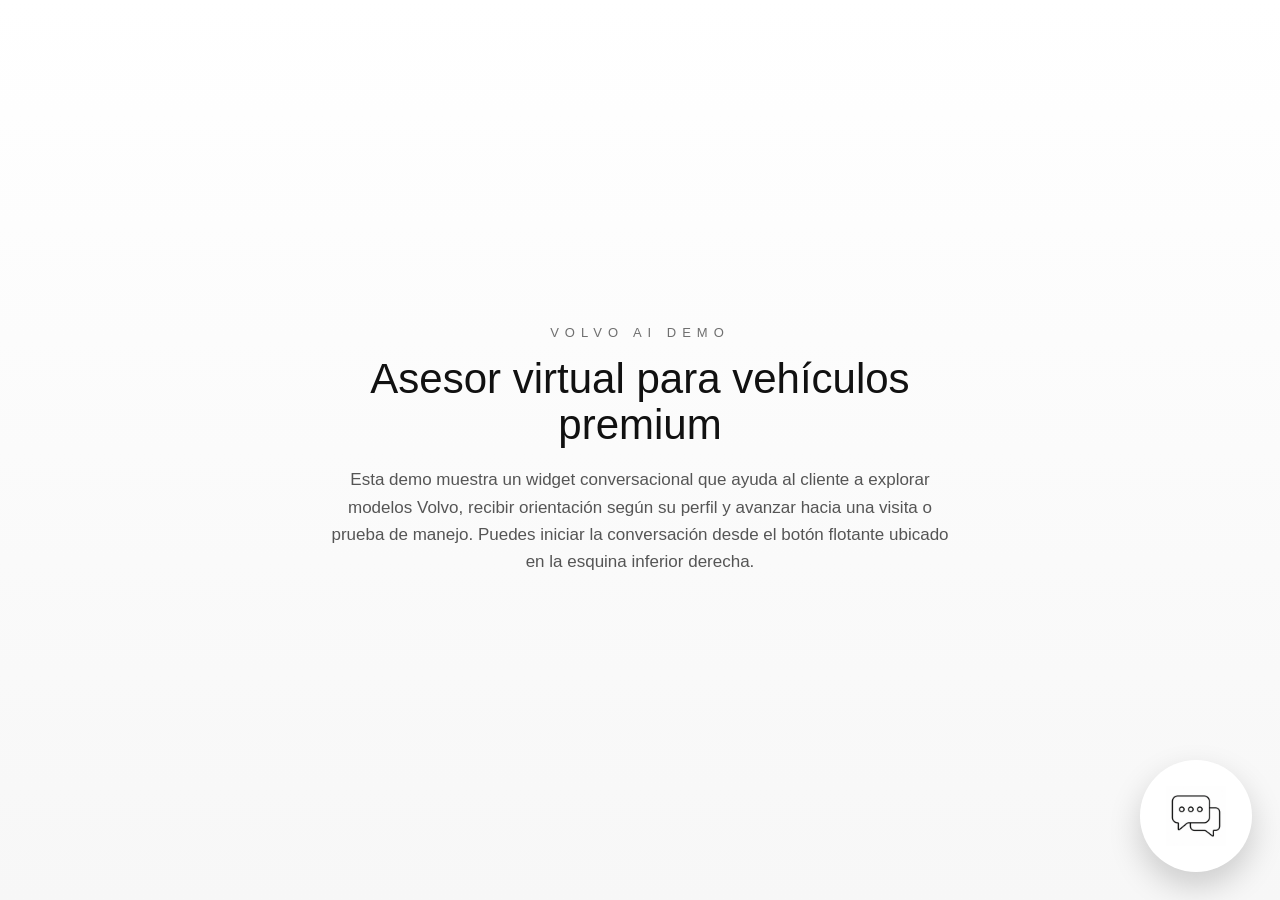
<file: templates/widgetVolvo.html>
<!DOCTYPE html>
<html lang="es">
<head>
  <meta charset="UTF-8" />
  <meta name="viewport" content="width=device-width, initial-scale=1.0" />
  <title>Widget Volvo Colombia</title>

  <style>
    :root {
      --bg: #ffffff;
      --text: #111111;
      --muted: #6f6f6f;
      --line: #e8e8e8;
      --soft: #f7f7f7;
      --shadow: 0 14px 32px rgba(0,0,0,0.18);
    }

    * {
      box-sizing: border-box;
    }

    html, body {
      margin: 0;
      width: 100%;
      height: 100%;
      background: var(--bg);
      font-family: Arial, Helvetica, sans-serif;
      color: var(--text);
    }

    body {
      overflow: hidden;
    }

    .chat-launcher {
      position: fixed;
      right: 28px;
      bottom: 28px;
      width: 112px;
      height: 112px;
      border-radius: 50%;
      border: none;
      background: #ffffff;
      box-shadow: var(--shadow);
      display: flex;
      align-items: center;
      justify-content: center;
      cursor: pointer;
      z-index: 9999;
      transition: transform 0.18s ease, box-shadow 0.18s ease;
      padding: 0;
    }

    .chat-launcher:hover {
      transform: translateY(-2px);
      box-shadow: 0 18px 36px rgba(0,0,0,0.22);
    }

    .chat-launcher img {
      width: 60px;
      height: 60px;
      object-fit: contain;
      display: block;
    }

    .chat-launcher-letter {
      font-family: Georgia, "Times New Roman", serif;
      font-size: 48px;
      font-weight: 500;
      color: #111111;
      line-height: 1;
    }

    .chat-window {
      position: fixed;
      right: 28px;
      bottom: 156px;
      width: 590px;
      max-width: calc(100vw - 32px);
      height: 620px;
      max-height: calc(100vh - 180px);
      background: #ffffff;
      border: 1px solid var(--line);
      border-radius: 24px;
      overflow: hidden;
      display: none;
      flex-direction: column;
      box-shadow: 0 28px 60px rgba(0,0,0,0.20);
      z-index: 9998;
    }

    .chat-window.open {
      display: flex;
    }

    .chat-header {
      display: flex;
      align-items: flex-start;
      justify-content: space-between;
      gap: 16px;
      padding: 18px 18px 14px;
      border-bottom: 1px solid var(--line);
      background: #ffffff;
    }

    .chat-brand {
      font-size: 13px;
      letter-spacing: 7px;
      margin-bottom: 8px;
    }

    .chat-title {
      font-size: 20px;
      font-weight: 400;
      line-height: 1.25;
      margin-bottom: 4px;
    }

    .chat-subtitle {
      font-size: 13px;
      color: var(--muted);
      line-height: 1.45;
    }

    .chat-close {
      flex: 0 0 auto;
      width: 36px;
      height: 36px;
      border-radius: 50%;
      border: 1px solid var(--line);
      background: #ffffff;
      color: #111111;
      cursor: pointer;
      font-size: 18px;
      line-height: 1;
      display: flex;
      align-items: center;
      justify-content: center;
      padding: 0;
    }

    .chat-close:hover {
      background: #fafafa;
    }

    .chat-actions {
      flex: 0 0 auto;
      display: flex;
      align-items: center;
      gap: 8px;
    }

    .chat-reset {
      flex: 0 0 auto;
      width: 36px;
      height: 36px;
      border-radius: 50%;
      border: 1px solid var(--line);
      background: #ffffff;
      color: #111111;
      cursor: pointer;
      font-size: 16px;
      line-height: 1;
      display: flex;
      align-items: center;
      justify-content: center;
      padding: 0;
    }

    .chat-reset:hover {
      background: #fafafa;
    }

    .chat-messages {
      flex: 1;
      overflow-y: auto;
      padding: 18px;
      background: #fcfcfc;
    }

    .message {
      max-width: 84%;
      margin-bottom: 12px;
      padding: 13px 14px;
      border-radius: 18px;
      font-size: 14px;
      line-height: 1.5;
      white-space: pre-wrap;
      word-wrap: break-word;
    }

    .message.bot {
      background: #f6f6f6;
      border: 1px solid #ededed;
      color: var(--text);
      border-top-left-radius: 6px;
    }

    .message.user {
      margin-left: auto;
      background: #97bbe969;
      color: #0e0d0d;
      border-top-right-radius: 6px;
    }

    .message.system {
      max-width: 100%;
      background: #fff7f5;
      border: 1px solid #efc7bb;
      color: #8a3d2e;
      font-size: 13px;
    }

    .quick-replies {
      padding: 12px 14px 8px;
      border-top: 1px solid var(--line);
      background: #ffffff;
      display: flex;
      gap: 8px;
      overflow-x: auto;
      scrollbar-width: thin;
    }

    .quick-reply {
      flex: 0 0 auto;
      border: 1px solid #dcdcdc;
      background: #ffffff;
      color: #111111;
      border-radius: 999px;
      padding: 10px 13px;
      cursor: pointer;
      font-size: 13px;
      white-space: nowrap;
      transition: background 0.18s ease, border-color 0.18s ease;
    }

    .quick-reply:hover {
      background: #f6f6f6;
      border-color: #bdbdbd;
    }

    .quick-reply.primary {
      background: #111111;
      color: #ffffff;
      border-color: #111111;
      font-weight: 700;
    }

    .chat-form {
      display: flex;
      gap: 10px;
      padding: 10px 14px 14px;
      background: #ffffff;
    }

    .chat-form input {
      flex: 1;
      border: 1px solid #d9d9d9;
      border-radius: 999px;
      padding: 14px 16px;
      font-size: 14px;
      outline: none;
    }

    .chat-form input:focus {
      border-color: #b9b9b9;
    }

    .chat-form button {
      width: 92px;
      border: none;
      border-radius: 999px;
      background: #000000;
      color: #ffffff;
      font-size: 14px;
      font-weight: 700;
      cursor: pointer;
      padding: 14px 16px;
    }

    .chat-form button:hover {
      opacity: 0.92;
    }

    @media (max-width: 640px) {
      .chat-launcher {
        right: 16px;
        bottom: 16px;
        width: 96px;
        height: 96px;
      }

      .chat-launcher img {
        width: 52px;
        height: 52px;
      }

      .chat-window {
        right: 16px;
        bottom: 126px;
        width: calc(100vw - 32px);
        height: 540px;
        max-height: calc(100vh - 150px);
      }
    }
  </style>
</head>

<body>

  <main style="
    min-height: 100vh;
    display: flex;
    align-items: center;
    justify-content: center;
    padding: 40px;
    text-align: center;
    background: linear-gradient(180deg, #ffffff, #f7f7f7);
  ">
    <section style="max-width: 620px;">
      <div style="
        font-size: 13px;
        letter-spacing: 6px;
        margin-bottom: 16px;
        color: #6f6f6f;
      ">
        VOLVO AI DEMO
      </div>

      <h1 style="
        font-size: 42px;
        font-weight: 400;
        line-height: 1.1;
        margin: 0 0 18px;
        color: #111111;
      ">
        Asesor virtual para vehículos premium
      </h1>

      <p style="
        font-size: 17px;
        line-height: 1.6;
        color: #555555;
        margin: 0;
      ">
        Esta demo muestra un widget conversacional que ayuda al cliente a explorar modelos Volvo,
        recibir orientación según su perfil y avanzar hacia una visita o prueba de manejo.
        Puedes iniciar la conversación desde el botón flotante ubicado en la esquina inferior derecha.
      </p>
    </section>
  </main>

  <button class="chat-launcher" id="chatLauncher" title="Abrir chat" aria-label="Abrir chat">
    <img id="chatIcon" src="[data-uri]" alt="Ícono de chat" />
  </button>

  <section class="chat-window" id="chatWindow" aria-label="Ventana de chat">
    <div class="chat-header">
      <div>
        <div class="chat-brand">VOLVO</div>
        <div class="chat-title">Asesor virtual</div>
        <div class="chat-subtitle">Puedes escribir libremente o usar una opción rápida.</div>
      </div>
      <div class="chat-actions">
        <button class="chat-reset" id="chatReset" type="button" title="Nueva consulta" aria-label="Nueva consulta">↻</button>
        <button class="chat-close" id="chatClose" type="button" aria-label="Cerrar chat">×</button>
      </div>
    </div>

    <div class="chat-messages" id="chatMessages"></div>

    <div class="quick-replies" id="quickReplies"></div>

    <form class="chat-form" id="chatForm">
      <input
        id="chatInput"
        type="text"
        placeholder="Escribe tu mensaje..."
        autocomplete="off"
      />
      <button type="submit">Enviar</button>
    </form>
  </section>

  <script>
    /*
      Configuración n8n

      Producción local:
        http://localhost:5678/webhook/premium-car-agent

      Test webhook:
        http://localhost:5678/webhook-test/premium-car-agent

      Si publicas este HTML en una web externa, cambia localhost por la URL pública de n8n.
      También puedes sobrescribirla desde consola:
        localStorage.setItem("n8nWebhookUrl", "https://tu-dominio.com/webhook/premium-car-agent")
    */
    
    const IS_LOCAL =
      window.location.hostname === "localhost" ||
      window.location.hostname === "127.0.0.1";

    const DEFAULT_WEBHOOK = IS_LOCAL
      ? "http://localhost:5678/webhook/premium-car-agent"
      : "/webhook/premium-car-agent";
    
    const ROUTE = "general";
    const LOAD_PREVIOUS_SESSION = false;

    const STORAGE_KEYS = {
      sessionId: "n8nChatSessionId",
      messages: "volvoWidgetMessages",
      step: "volvoWidgetStep",
      open: "volvoWidgetOpen",
      leadState: "volvoLeadState",
      conversationHistory: "volvoConversationHistory"
    };

    const state = {
      webhookUrl: localStorage.getItem("n8nWebhookUrl") || DEFAULT_WEBHOOK,
      sessionId: getOrCreateSessionId(),
      hasLoadedSession: false,
      step: localStorage.getItem(STORAGE_KEYS.step) || "start",
      messages: getStoredMessages(),
      conversationHistory: getStoredConversationHistory(),
      leadState: getStoredLeadState(),
      isOpen: localStorage.getItem(STORAGE_KEYS.open) === "true"
    };

    const predefinedReplies = {
      start: [
        { label: "SUV eléctrico", value: "Estoy buscando un SUV eléctrico", next: "interest" },
        { label: "Híbrido enchufable", value: "Quiero un híbrido enchufable", next: "interest" },
        { label: "Comparar modelos", value: "Quiero comparar modelos Volvo", next: "interest" },
        { label: "Ver modelos", value: "Quiero ver los modelos disponibles", next: "interest", primary: true }
      ],
      interest: [
        { label: "Ciudad", value: "Uso principalmente en ciudad", next: "budget" },
        { label: "Familia y viajes", value: "Uso familiar y viajes", next: "budget" },
        { label: "Tecnología y seguridad", value: "Busco tecnología y seguridad", next: "budget" },
        { label: "Inicio", value: "Volver al inicio", next: "start" }
      ],
      budget: [
        { label: "Hasta $250M", value: "Presupuesto hasta $250 millones COP", next: "timeframe" },
        { label: "$250M - $350M", value: "Presupuesto entre $250 y $350 millones COP", next: "timeframe" },
        { label: "Más de $350M", value: "Presupuesto superior a $350 millones COP", next: "timeframe" },
        { label: "No definido", value: "Aún no tengo presupuesto definido", next: "timeframe" }
      ],
      timeframe: [
        { label: "Inmediata", value: "Compra inmediata", next: "contact" },
        { label: "1 a 3 meses", value: "Compra en 1 a 3 meses", next: "contact" },
        { label: "Explorando", value: "Solo estoy explorando", next: "contact" },
        { label: "Inicio", value: "Volver al inicio", next: "start" }
      ],
      contact: [
        { label: "Dejar mis datos", value: "Quiero dejar mis datos", next: "end", primary: true },
        { label: "Agendar asesor", value: "Agendar contacto con asesor", next: "end", primary: true },
        { label: "Inicio", value: "Volver al inicio", next: "start" }
      ],
      end: [
        { label: "Nueva consulta", value: "Iniciar otra consulta", next: "start" }
      ]
    };

    const stepIntro = {
      start: "Hola, soy tu asesor virtual, bienvenido a Volvo. \n¿En qué puedo ayudarte hoy?",
      interest: "Perfecto. También puedes contarme un poco más o elegir una de estas opciones.",
      budget: "Entendido. ¿Cuál es tu presupuesto aproximado?",
      timeframe: "Gracias. ¿En qué plazo estás pensando comprar?",
      contact: "Con esta información ya podemos orientar mejor la asesoría.",
      end: "Gracias. Un asesor podrá continuar con tu solicitud."
    };

    const chatLauncher = document.getElementById("chatLauncher");
    const chatWindow = document.getElementById("chatWindow");
    const chatClose = document.getElementById("chatClose");
    const chatReset = document.getElementById("chatReset");
    const chatMessages = document.getElementById("chatMessages");
    const quickReplies = document.getElementById("quickReplies");
    const chatForm = document.getElementById("chatForm");
    const chatInput = document.getElementById("chatInput");

    chatLauncher.addEventListener("click", async () => {
      if (chatWindow.classList.contains("open")) {
        closeChat();
      } else {
        await openChat();
      }
    });

    chatClose.addEventListener("click", () => {
      closeChat();
    });

    chatReset.addEventListener("click", () => {
      resetConversation();
    });

    window.addEventListener("load", async () => {
      if (state.isOpen) {
        await openChat();
      }
    });

    chatForm.addEventListener("submit", async (event) => {
      event.preventDefault();

      const text = chatInput.value.trim();
      if (!text) return;

      await handleUserMessage(text, state.step, "free_text");
      chatInput.value = "";
      keepChatOpen();
    });

    async function openChat() {
      chatWindow.classList.add("open");
      state.isOpen = true;
      localStorage.setItem(STORAGE_KEYS.open, "true");

      if (!state.hasLoadedSession) {
        state.hasLoadedSession = true;

        if (state.messages.length > 0) {
          restoreMessages();
        } else {
          addMessage("bot", stepIntro.start);
        }

        renderQuickReplies([]);

        if (LOAD_PREVIOUS_SESSION) {
          await loadPreviousSession();
        }
      }

      setTimeout(() => chatInput.focus(), 50);
    }

    function closeChat() {
      chatWindow.classList.remove("open");
      state.isOpen = false;
      localStorage.setItem(STORAGE_KEYS.open, "false");
    }

    function keepChatOpen() {
      chatWindow.classList.add("open");
      state.isOpen = true;
      localStorage.setItem(STORAGE_KEYS.open, "true");
    }


    function renderQuickReplies(replies = []) {
      quickReplies.innerHTML = "";

      if (!Array.isArray(replies) || replies.length === 0) {
        quickReplies.style.display = "none";
        return;
      }

      quickReplies.style.display = "flex";

      replies.slice(0, 12).forEach((reply, index) => {
        const button = document.createElement("button");
        button.type = "button";
        button.className = "quick-reply" + (index === 0 ? " primary" : "");
        button.textContent = reply;

        button.addEventListener("click", async () => {
          quickReplies.innerHTML = "";
          quickReplies.style.display = "none";

          await handleUserMessage(
            reply,
            "dynamic",
            "quick_reply",
            {
              selectedLabel: reply
            },
            reply
          );

          keepChatOpen();
        });

        quickReplies.appendChild(button);
      });
    }



    async function handleUserMessage(text, nextStep, inputType, extraMetadata = {}, displayText = null) {
      const currentStep = extraMetadata.previousStep || state.step;
      const userDisplay = displayText || text;

      addMessage("user", userDisplay);
      addToConversationHistory("user", text);

      addMessage("bot", "Procesando...", false);

      try {
        const payload = {
          // Compatibilidad con el flujo n8n anterior
          action: "sendMessage",
          sessionId: state.sessionId,
          route: ROUTE,
          chatInput: text,

          // Compatibilidad con Normalize Input / FastAPI actual
          session_id: state.sessionId,
          message: text,
          lead_state: state.leadState || {},
          conversation_history: state.conversationHistory.slice(-10),
          catalog_context: "",

          metadata: {
            source: "widgetvolvo",
            userId: "",
            mode: "hybrid_input_and_quick_replies",
            inputType: inputType,
            currentStep: currentStep,
            nextStep: nextStep,
            ...extraMetadata
          }
        };

        const data = await postToN8n(payload);

        removeProcessingMessage();

        const output = extractOutput(data);

        if (output) {
          addMessage("bot", output);
          addToConversationHistory("assistant", output);
        }

        mergeLeadState(extractUpdatedLeadState(data));

        const backendQuickReplies = extractQuickReplies(data);
        renderQuickReplies(backendQuickReplies);

        persistState();
        keepChatOpen();

        return output;

      } catch (error) {
        removeProcessingMessage();
        console.error("Widget error:", error);
        addMessage("system", "No se pudo conectar con n8n. Verifica que el workflow esté activo y que la URL del webhook sea correcta.");
        keepChatOpen();
        return "";
      }
    }

    async function loadPreviousSession() {
      const payload = {
        action: "loadPreviousSession",
        sessionId: state.sessionId,
        session_id: state.sessionId,
        route: ROUTE,
        chatInput: "",
        message: "",
        lead_state: state.leadState || {},
        conversation_history: state.conversationHistory.slice(-10),
        catalog_context: "",
        metadata: {
          source: "widgetvolvo",
          userId: "",
          mode: "hybrid_input_and_quick_replies"
        }
      };

      try {
        const data = await postToN8n(payload);
        const output = extractOutput(data);

        if (output) {
          addMessage("bot", output);
          addToConversationHistory("assistant", output);
        }

        mergeLeadState(extractUpdatedLeadState(data));
        persistState();
        keepChatOpen();

        return output;
      } catch (error) {
        return "";
      }
    }

    async function postToN8n(payload) {
      const response = await fetch(state.webhookUrl, {
        method: "POST",
        headers: {
          "Content-Type": "application/json"
        },
        body: JSON.stringify(payload)
      });

      if (!response.ok) {
        const errorText = await response.text();
        throw new Error("HTTP " + response.status + ": " + errorText);
      }

      const text = await response.text();

      if (!text) {
        return {};
      }

      try {
        return JSON.parse(text);
      } catch {
        return { output: text };
      }
    }

    function extractOutput(data) {
      if (!data) return "";

      if (typeof data === "string") {
        return data;
      }

      if (Array.isArray(data)) {
        return extractOutput(data[0]);
      }

      return (
        data.assistant_reply ||
        data.output ||
        data.reply ||
        data.message ||
        data.response ||
        data.text ||
        data.answer ||
        data.json?.assistant_reply ||
        data.json?.output ||
        data.json?.reply ||
        data.json?.message ||
        data.json?.response ||
        data.data?.assistant_reply ||
        data.data?.output ||
        data.body?.assistant_reply ||
        data.body?.output ||
        ""
      );
    }

    function extractUpdatedLeadState(data) {
      if (!data) return {};

      if (Array.isArray(data)) {
        return extractUpdatedLeadState(data[0]);
      }

      return (
        data.updated_lead_state ||
        data.lead_state ||
        data.json?.updated_lead_state ||
        data.data?.updated_lead_state ||
        data.body?.updated_lead_state ||
        {}
      );
    }

    function extractQuickReplies(data) {
      if (!data) return [];

      if (Array.isArray(data)) {
        return extractQuickReplies(data[0]);
      }

      const replies =
        data.quick_replies ||
        data.quickReplies ||
        data.json?.quick_replies ||
        data.data?.quick_replies ||
        data.body?.quick_replies ||
        [];

      if (!Array.isArray(replies)) {
        return [];
      }

      return replies
        .map(reply => String(reply || "").trim())
        .filter(reply => reply)
        .slice(0, 4);
    }


    function mergeLeadState(updatedLeadState) {
      if (!updatedLeadState || typeof updatedLeadState !== "object") {
        return;
      }

      Object.entries(updatedLeadState).forEach(([key, value]) => {
        const hasValue =
          value !== "" &&
          value !== null &&
          value !== undefined &&
          !(Array.isArray(value) && value.length === 0);

        if (hasValue) {
          state.leadState[key] = value;
        }
      });

      localStorage.setItem(STORAGE_KEYS.leadState, JSON.stringify(state.leadState));
    }

    function addMessage(type, text, persist = true) {
      const message = document.createElement("div");
      message.className = "message " + type;
      message.textContent = text;
      chatMessages.appendChild(message);
      chatMessages.scrollTop = chatMessages.scrollHeight;

      if (persist && text !== "Procesando...") {
        state.messages.push({ type, text });
        state.messages = state.messages.slice(-60);
        localStorage.setItem(STORAGE_KEYS.messages, JSON.stringify(state.messages));
      }
    }

    function restoreMessages() {
      chatMessages.innerHTML = "";
      state.messages.forEach((item) => {
        addMessage(item.type, item.text, false);
      });
      chatMessages.scrollTop = chatMessages.scrollHeight;
    }

    function addToConversationHistory(role, content) {
      state.conversationHistory.push({ role, content });
      state.conversationHistory = state.conversationHistory.slice(-14);
      localStorage.setItem(STORAGE_KEYS.conversationHistory, JSON.stringify(state.conversationHistory));
    }

    function persistState() {
      localStorage.setItem(STORAGE_KEYS.conversationHistory, JSON.stringify(state.conversationHistory.slice(-14)));
      localStorage.setItem(STORAGE_KEYS.leadState, JSON.stringify(state.leadState || {}));
      localStorage.setItem(STORAGE_KEYS.messages, JSON.stringify(state.messages.slice(-60)));
      localStorage.setItem(STORAGE_KEYS.sessionId, state.sessionId);
      localStorage.setItem(STORAGE_KEYS.step, state.step);
    }

    function getStoredMessages() {
      try {
        return JSON.parse(localStorage.getItem(STORAGE_KEYS.messages)) || [];
      } catch {
        return [];
      }
    }

    function getStoredConversationHistory() {
      try {
        return JSON.parse(localStorage.getItem(STORAGE_KEYS.conversationHistory)) || [];
      } catch {
        return [];
      }
    }

    function getStoredLeadState() {
      try {
        return JSON.parse(localStorage.getItem(STORAGE_KEYS.leadState)) || {};
      } catch {
        return {};
      }
    }

    function resetConversation() {
      localStorage.removeItem(STORAGE_KEYS.messages);
      localStorage.removeItem(STORAGE_KEYS.step);
      localStorage.removeItem(STORAGE_KEYS.sessionId);
      localStorage.removeItem(STORAGE_KEYS.leadState);
      localStorage.removeItem(STORAGE_KEYS.conversationHistory);

      state.messages = [];
      state.conversationHistory = [];
      state.leadState = {};
      state.step = "start";
      state.hasLoadedSession = true;

      state.sessionId = crypto.randomUUID
        ? crypto.randomUUID()
        : "session-" + Date.now() + "-" + Math.random().toString(16).slice(2);

      localStorage.setItem(STORAGE_KEYS.sessionId, state.sessionId);
      localStorage.setItem(STORAGE_KEYS.step, "start");
      localStorage.setItem(STORAGE_KEYS.open, "true");

      chatMessages.replaceChildren();
      quickReplies.replaceChildren();

      addMessage("bot", stepIntro.start);
      renderQuickReplies([]);
      keepChatOpen();

      chatMessages.scrollTop = chatMessages.scrollHeight;
      setTimeout(() => chatInput.focus(), 50);
    }

    function renderInitialQuickReplies() {
      const initialReplies = [
        "SUV eléctrico",
        "Híbrido enchufable",
        "Comparar modelos ",
        "Agendar visita"
      ];

      renderQuickReplies(initialReplies);
    }


    function removeProcessingMessage() {
      const botMessages = Array.from(chatMessages.querySelectorAll(".message.bot"));
      const lastBotMessage = botMessages[botMessages.length - 1];

      if (lastBotMessage && lastBotMessage.textContent === "Procesando...") {
        lastBotMessage.remove();
      }
    }

    window.addEventListener("error", (event) => {
      console.error("Widget error:", event.error || event.message);
    });

    function getOrCreateSessionId() {
      let sessionId = localStorage.getItem(STORAGE_KEYS.sessionId);

      if (!sessionId) {
        sessionId = crypto.randomUUID
          ? crypto.randomUUID()
          : "session-" + Date.now() + "-" + Math.random().toString(16).slice(2);

        localStorage.setItem(STORAGE_KEYS.sessionId, sessionId);
      }

      return sessionId;
    }
  </script>
</body>
</html>
</file>
